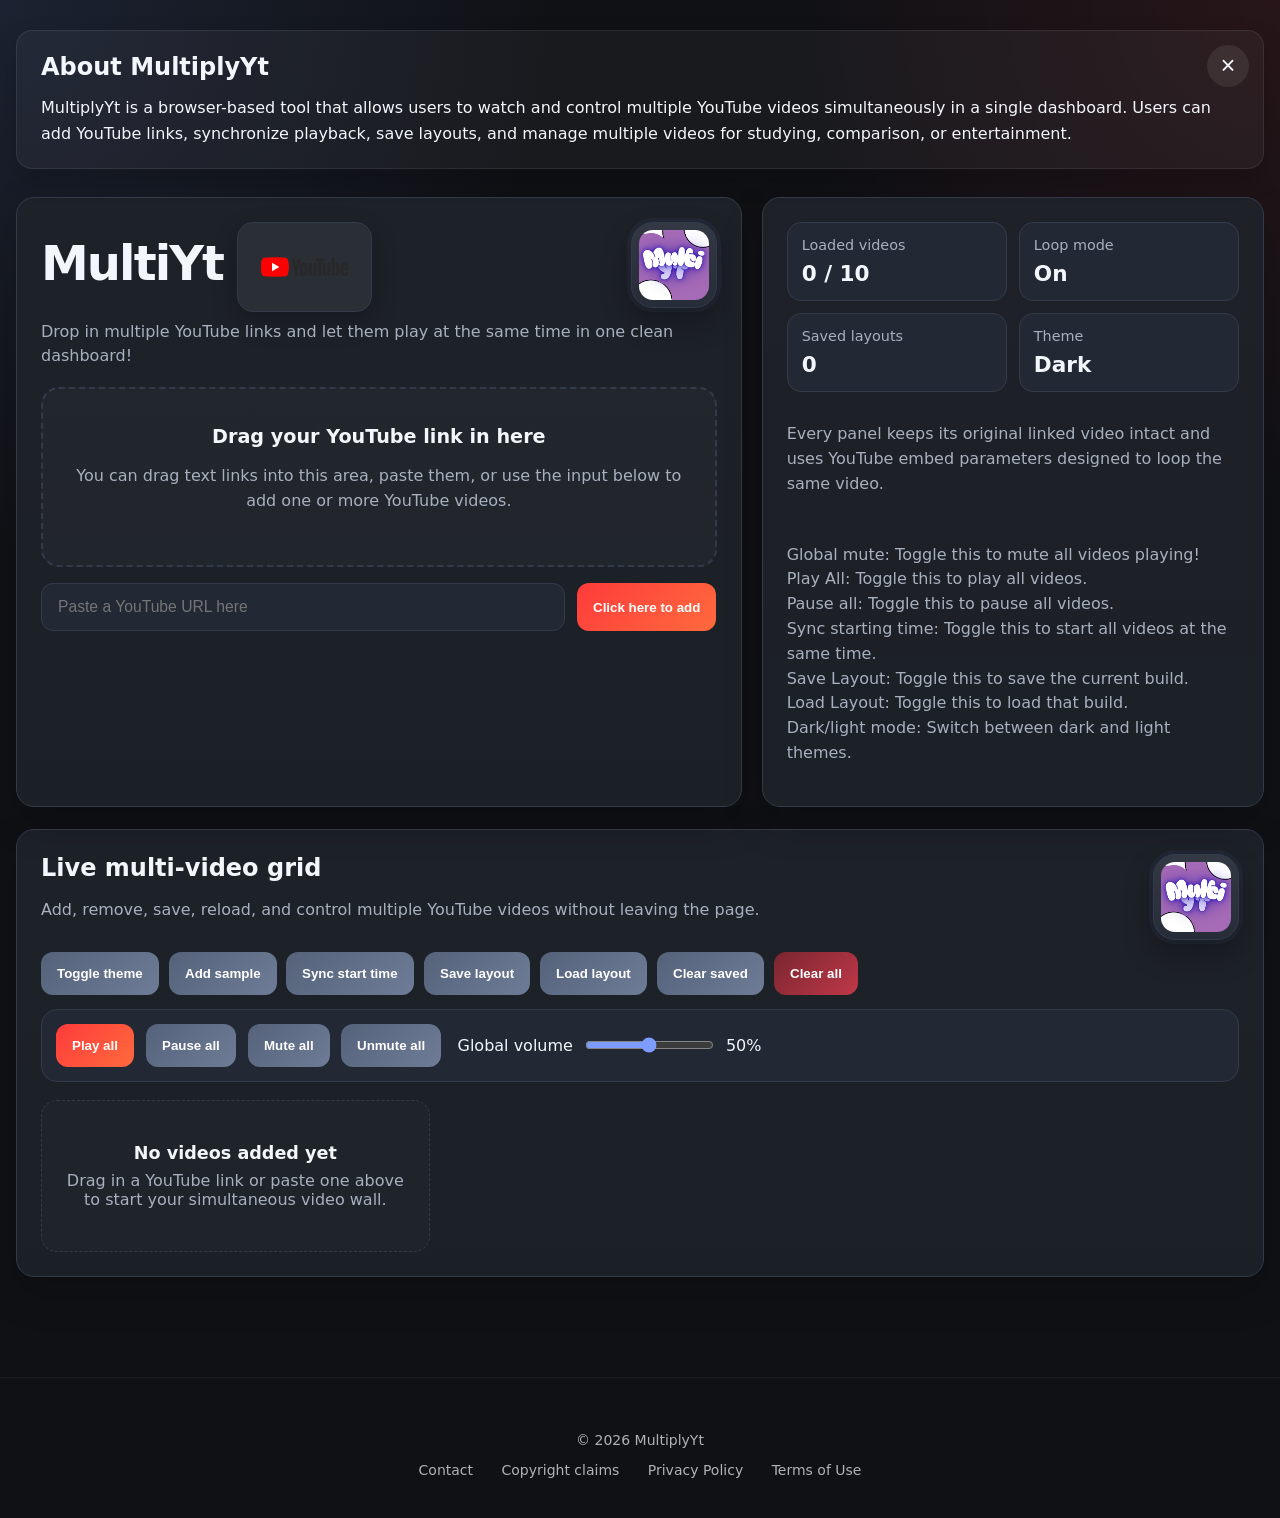
<file: index.html>
<!DOCTYPE html>
<html lang="en">
<head>
  <meta charset="UTF-8">
  <meta name="viewport" content="width=device-width, initial-scale=1.0">
  <title>MultiplyYt</title>
  <link rel="stylesheet" href="styles.css">
</head>

<body data-theme="dark">
  <div class="app">
    <section id="aboutBox" class="about-multiyt">
      <button id="closeAboutBtn" class="about-close-btn" aria-label="Close About MultiplyYt">
        ×
      </button>

      <h2>About MultiplyYt</h2>
      <p>
        MultiplyYt is a browser-based tool that allows users to watch and control multiple
        YouTube videos simultaneously in a single dashboard. Users can add YouTube links,
        synchronize playback, save layouts, and manage multiple videos for studying,
        comparison, or entertainment.
      </p>
    </section>

    <div id="showAboutWrap" class="show-about-wrap hidden">
      <button id="showAboutBtn" class="show-about-btn">
        Show About MultiplyYt
      </button>
    </div>

    <section class="hero">
      <div class="card hero-main">
        <div class="hero-brand-row">
          <div class="hero-title-group">
            <h1>MultiYt</h1>
            <img
              src="MultiYtImages/logo2.png"
              alt="YouTube logo"
              class="inline-youtube-logo"
            >
          </div>

          <img
            src="MultiYtImages/logo.png"
            alt="MultiplyYt logo"
            class="feature-logo"
          >
        </div>

        <p class="subtitle">
          Drop in multiple YouTube links and let them play at the same time in one clean dashboard!
        </p>

        <div
          class="drop-zone"
          id="dropZone"
          tabindex="0"
          role="button"
          aria-label="Drop YouTube links here or click to paste one manually"
        >
          <div class="drop-inner">
            <div class="drop-title">Drag your YouTube link in here</div>
            <p class="drop-text">
              You can drag text links into this area, paste them, or use the input below to add one or more YouTube videos.
            </p>
          </div>
        </div>

        <div class="manual-entry">
          <label class="sr-only" for="youtubeInput">YouTube URL</label>
          <input
            id="youtubeInput"
            type="text"
            placeholder="Paste a YouTube URL here"
            autocomplete="off"
          >
          <button class="btn btn-primary" id="addVideoBtn">Click here to add</button>
        </div>
      </div>

      <aside class="card hero-side">
        <div class="stat-grid">
          <div class="stat">
            <div class="stat-label">Loaded videos</div>
            <div class="stat-value" id="videoCount">0</div>
          </div>
          <div class="stat">
            <div class="stat-label">Loop mode</div>
            <div class="stat-value">On</div>
          </div>
          <div class="stat">
            <div class="stat-label">Saved layouts</div>
            <div class="stat-value" id="savedLayoutCount">0</div>
          </div>
          <div class="stat">
            <div class="stat-label">Theme</div>
            <div class="stat-value" id="themeLabel">Dark</div>
          </div>
        </div>

        <p class="hint">
          Every panel keeps its original linked video intact and uses YouTube embed parameters designed to loop the same video.
        </p>

        <p class="hint">
          Global mute: Toggle this to mute all videos playing!<br>
          Play All: Toggle this to play all videos.<br>
          Pause all: Toggle this to pause all videos.<br>
          Sync starting time: Toggle this to start all videos at the same time.<br>
          Save Layout: Toggle this to save the current build.<br>
          Load Layout: Toggle this to load that build.<br>
          Dark/light mode: Switch between dark and light themes.
        </p>
      </aside>
    </section>

    <section class="card grid-card">
      <div class="topbar">
        <div class="section-title-wrap">
          <div>
            <h2>Live multi-video grid</h2>
            <p class="footer-note">
              Add, remove, save, reload, and control multiple YouTube videos without leaving the page.
            </p>
          </div>

          <img
            src="MultiYtImages/logo.png"
            alt="MultiplyYt logo"
            class="section-logo"
          >
        </div>

        <div class="toolbar-actions">
          <button class="btn btn-secondary" id="themeToggleBtn">Toggle theme</button>
          <button class="btn btn-secondary" id="addSampleBtn">Add sample</button>
          <button class="btn btn-secondary" id="syncStartBtn">Sync start time</button>
          <button class="btn btn-secondary" id="saveLayoutBtn">Save layout</button>
          <button class="btn btn-secondary" id="loadLayoutBtn">Load layout</button>
          <button class="btn btn-secondary" id="clearSavedBtn">Clear saved</button>
          <button class="btn btn-danger" id="clearAllBtn">Clear all</button>
        </div>
      </div>

      <div class="control-strip">
        <button class="btn btn-primary" id="playAllBtn">Play all</button>
        <button class="btn btn-secondary" id="pauseAllBtn">Pause all</button>
        <button class="btn btn-secondary" id="muteAllBtn">Mute all</button>
        <button class="btn btn-secondary" id="unmuteAllBtn">Unmute all</button>

        <label class="volume-wrap" for="globalVolume">
          <span>Global volume</span>
          <input id="globalVolume" type="range" min="0" max="100" value="50">
          <span id="globalVolumeLabel">50%</span>
        </label>
      </div>

      <div id="videoGrid" class="video-grid" aria-live="polite"></div>
    </section>
  </div>

  <footer class="site-footer">
    <p>© 2026 MultiplyYt</p>

    <div class="footer-links">
      <a href="contact.html">Contact</a>
      <a href="copyright.html">Copyright claims</a>
      <a href="privacy.html">Privacy Policy</a>
      <a href="terms.html">Terms of Use</a>
    </div>
  </footer>

  <script src="https://www.youtube.com/iframe_api"></script>
  <script src="script.js"></script>
</body>
</html>
</file>
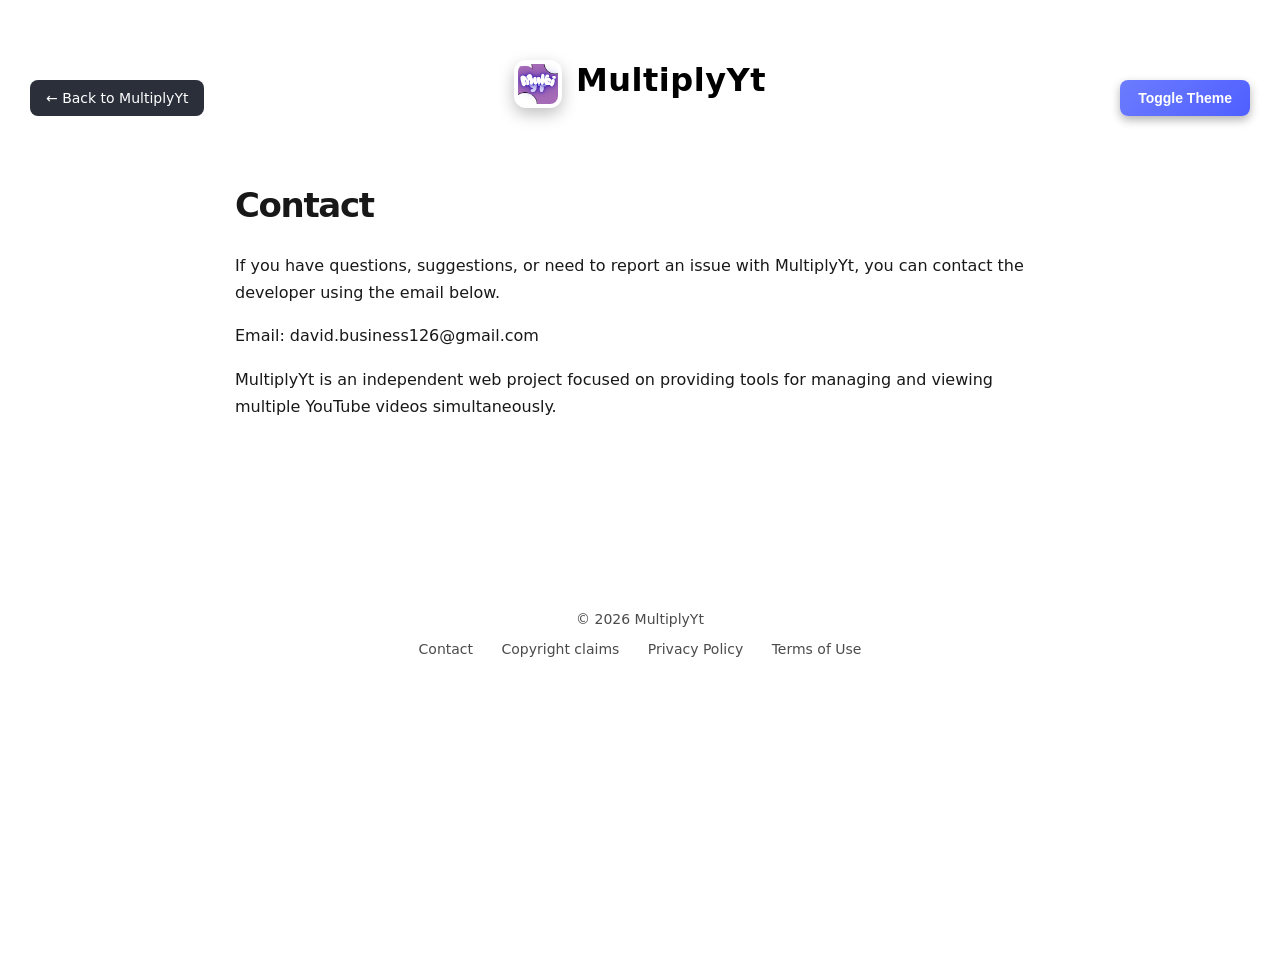
<file: contact.html>
<!DOCTYPE html>
<html lang="en">
<head>
<meta charset="UTF-8">
<meta name="viewport" content="width=device-width, initial-scale=1.0">
<title>MultiplyYt – Contact</title>
<link rel="stylesheet" href="styles.css">
</head>

<body>
    <header class="legal-header">

<a href="index.html" class="home-button">
← Back to MultiplyYt
</a>

<div class="logo-container">
<img src="MultiYtImages/logo.png" alt="MultiplyYt logo" class="logo">
<h1 class="logo-title">MultiplyYt</h1>
</div>

<button onclick="toggleTheme()" class="theme-toggle">
Toggle Theme
</button>

</header>

<div class="legal-page">

<h1>Contact</h1>

<p>
If you have questions, suggestions, or need to report an issue with MultiplyYt,
you can contact the developer using the email below.
</p>

<p>
Email: david.business126@gmail.com
</p>

<p>
MultiplyYt is an independent web project focused on providing tools
for managing and viewing multiple YouTube videos simultaneously.
</p>

</div>

<footer class="site-footer">
<p>© 2026 MultiplyYt</p>
<div class="footer-links">
<a href="contact.html">Contact</a>
<a href="copyright.html">Copyright claims</a>
<a href="privacy.html">Privacy Policy</a>
<a href="terms.html">Terms of Use</a>
</div>
</footer>

<script src="script.js"></script>
</body>
</html>
</file>
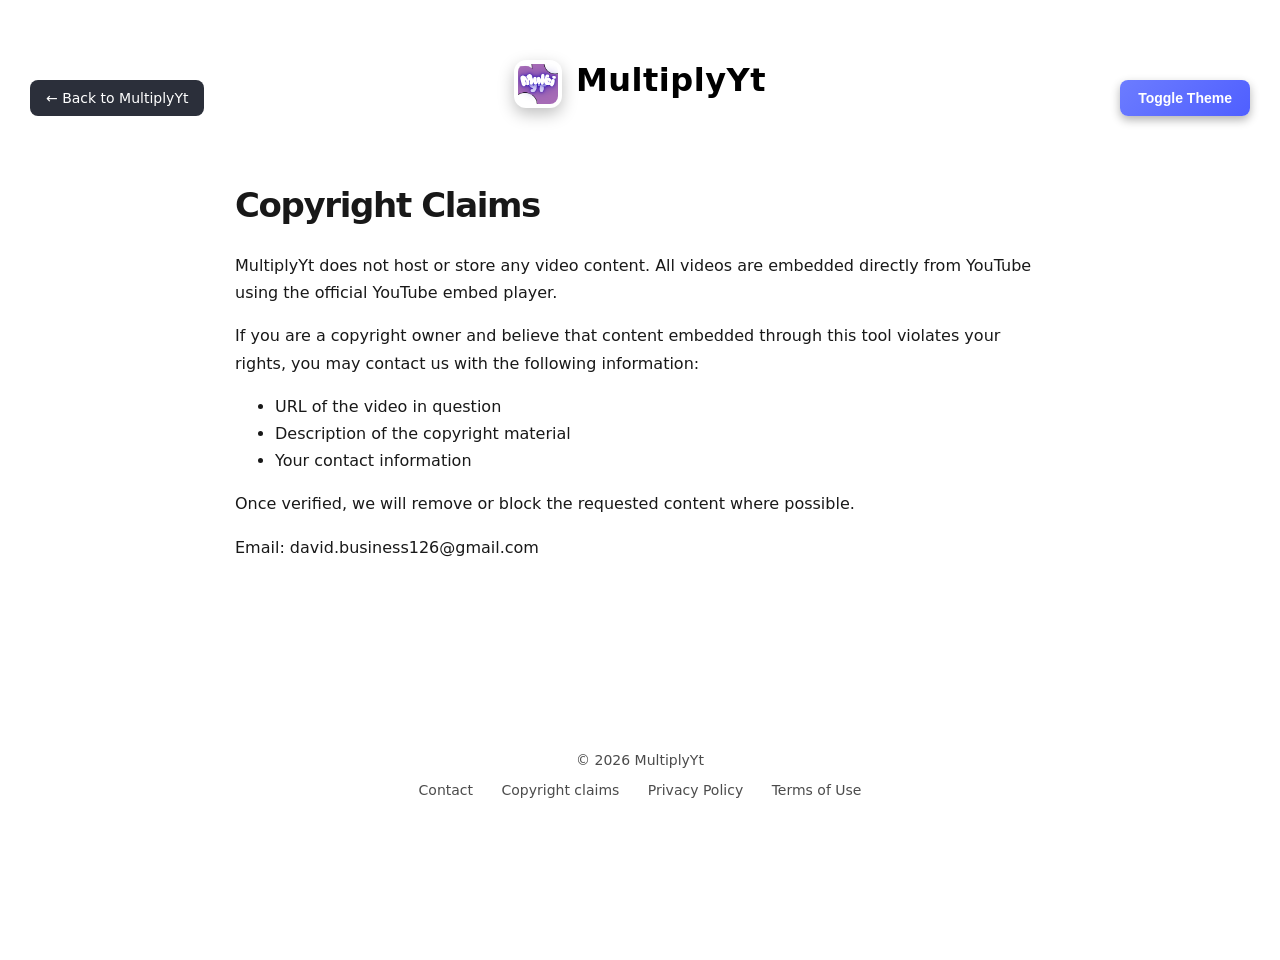
<file: copyright.html>
<!DOCTYPE html>
<html lang="en">
<head>
<meta charset="UTF-8">
<meta name="viewport" content="width=device-width, initial-scale=1.0">
<title>MultiplyYt – Copyright Claims</title>
<link rel="stylesheet" href="styles.css">
</head>

<body>
    <header class="legal-header">

<a href="index.html" class="home-button">
← Back to MultiplyYt
</a>

<div class="logo-container">
<img src="MultiYtImages/logo.png" alt="MultiplyYt logo" class="logo">
<h1 class="logo-title">MultiplyYt</h1>
</div>

<button onclick="toggleTheme()" class="theme-toggle">
Toggle Theme
</button>

</header>

<div class="legal-page">

<h1>Copyright Claims</h1>

<p>
MultiplyYt does not host or store any video content. All videos are embedded
directly from YouTube using the official YouTube embed player.
</p>

<p>
If you are a copyright owner and believe that content embedded through this
tool violates your rights, you may contact us with the following information:
</p>

<ul>
<li>URL of the video in question</li>
<li>Description of the copyright material</li>
<li>Your contact information</li>
</ul>

<p>
Once verified, we will remove or block the requested content where possible.
</p>

<p>Email: david.business126@gmail.com</p>

</div>

<footer class="site-footer">
<p>© 2026 MultiplyYt</p>
<div class="footer-links">
<a href="contact.html">Contact</a>
<a href="copyright.html">Copyright claims</a>
<a href="privacy.html">Privacy Policy</a>
<a href="terms.html">Terms of Use</a>
</div>
</footer>

<script src="script.js"></script>
</body>
</html>
</file>
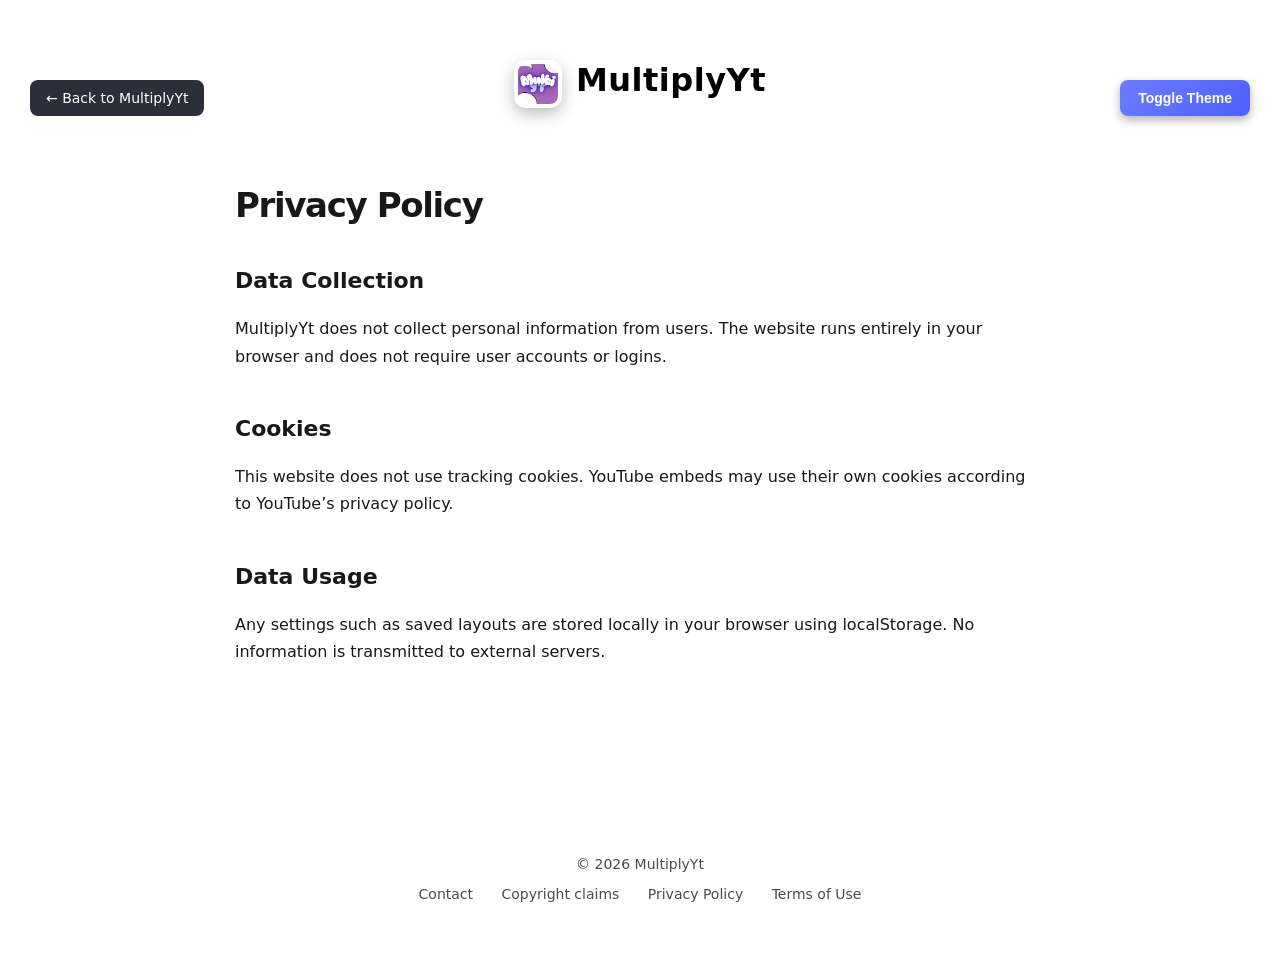
<file: privacy.html>
<!DOCTYPE html>
<html lang="en">
<head>
<meta charset="UTF-8">
<meta name="viewport" content="width=device-width, initial-scale=1.0">
<title>MultiplyYt – Privacy Policy</title>
<link rel="stylesheet" href="styles.css">
</head>

<body>
    <header class="legal-header">

<a href="index.html" class="home-button">
← Back to MultiplyYt
</a>

<div class="logo-container">
<img src="MultiYtImages/logo.png" alt="MultiplyYt logo" class="logo">
<h1 class="logo-title">MultiplyYt</h1>
</div>

<button onclick="toggleTheme()" class="theme-toggle">
Toggle Theme
</button>

</header>

<div class="legal-page">

<h1>Privacy Policy</h1>

<h2>Data Collection</h2>

<p>
MultiplyYt does not collect personal information from users.
The website runs entirely in your browser and does not require
user accounts or logins.
</p>

<h2>Cookies</h2>

<p>
This website does not use tracking cookies.
YouTube embeds may use their own cookies according to
YouTube’s privacy policy.
</p>

<h2>Data Usage</h2>

<p>
Any settings such as saved layouts are stored locally
in your browser using localStorage.
No information is transmitted to external servers.
</p>

</div>

<footer class="site-footer">
<p>© 2026 MultiplyYt</p>
<div class="footer-links">
<a href="contact.html">Contact</a>
<a href="copyright.html">Copyright claims</a>
<a href="privacy.html">Privacy Policy</a>
<a href="terms.html">Terms of Use</a>
</div>
</footer>

<script src="script.js"></script>
</body>
</html>
</file>
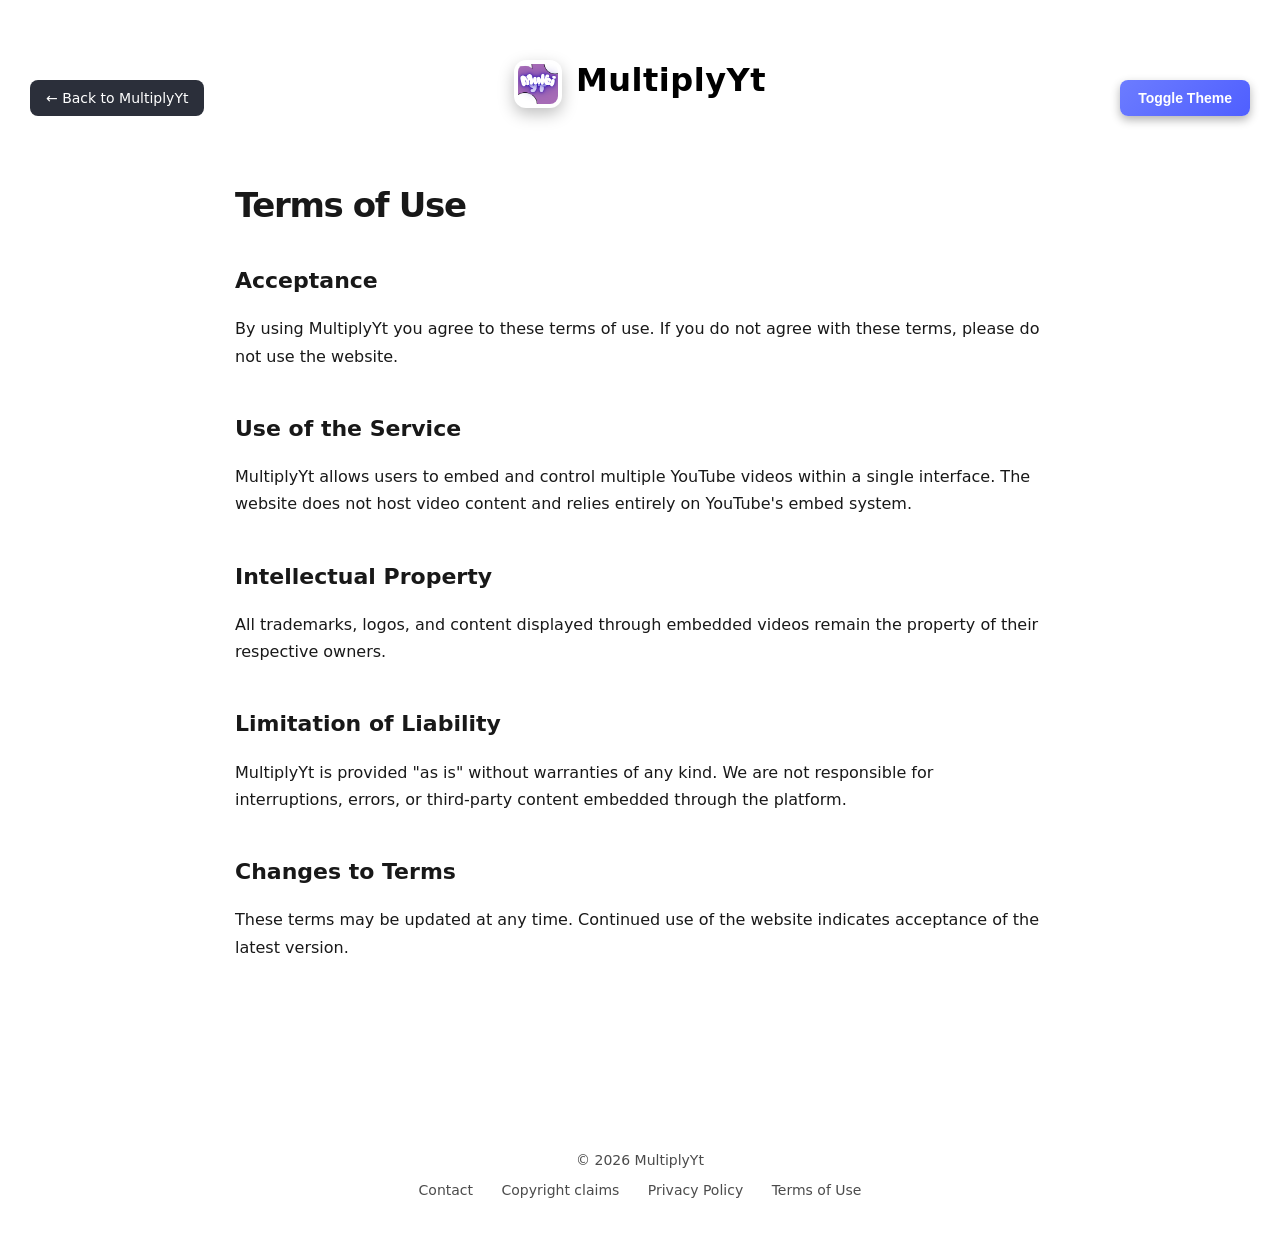
<file: terms.html>
<!DOCTYPE html>
<html lang="en">
<head>
<meta charset="UTF-8">
<meta name="viewport" content="width=device-width, initial-scale=1.0">
<title>MultiplyYt – Terms of Use</title>
<link rel="stylesheet" href="styles.css">
</head>

<body>

    <header class="legal-header">

<a href="index.html" class="home-button">
← Back to MultiplyYt
</a>

<div class="logo-container">
<img src="MultiYtImages/logo.png" alt="MultiplyYt logo" class="logo">
<h1 class="logo-title">MultiplyYt</h1>
</div>

<button onclick="toggleTheme()" class="theme-toggle">
Toggle Theme
</button>

</header>

<div class="legal-page">

<h1>Terms of Use</h1>

<h2>Acceptance</h2>

<p>
By using MultiplyYt you agree to these terms of use.
If you do not agree with these terms, please do not use the website.
</p>

<h2>Use of the Service</h2>

<p>
MultiplyYt allows users to embed and control multiple YouTube videos
within a single interface. The website does not host video content
and relies entirely on YouTube's embed system.
</p>

<h2>Intellectual Property</h2>

<p>
All trademarks, logos, and content displayed through embedded
videos remain the property of their respective owners.
</p>

<h2>Limitation of Liability</h2>

<p>
MultiplyYt is provided "as is" without warranties of any kind.
We are not responsible for interruptions, errors, or third-party
content embedded through the platform.
</p>

<h2>Changes to Terms</h2>

<p>
These terms may be updated at any time. Continued use of the
website indicates acceptance of the latest version.
</p>

</div>

<footer class="site-footer">
<p>© 2026 MultiplyYt</p>
<div class="footer-links">
<a href="contact.html">Contact</a>
<a href="copyright.html">Copyright claims</a>
<a href="privacy.html">Privacy Policy</a>
<a href="terms.html">Terms of Use</a>
</div>
</footer>

<script src="script.js"></script>
</body>
</html>
</file>
<file: styles.css>
:root {
  --radius: 18px;
  --shadow: 0 16px 40px rgba(0, 0, 0, 0.18);
}

body[data-theme="dark"] {
  --bg: #0f1115;
  --panel: #191d24;
  --panel-2: #222834;
  --border: #333b4a;
  --text: #f3f6fb;
  --muted: #a8b0bf;
  --accent: #ff3b3b;
  --accent-2: #7c9cff;
  --drop-bg: rgba(255, 255, 255, 0.025);
  --drop-hover: rgba(124, 156, 255, 0.09);
  --card-glow-1: rgba(124, 156, 255, 0.12);
  --card-glow-2: rgba(255, 59, 59, 0.10);
  --empty-bg: rgba(255, 255, 255, 0.015);
  --iframe-bg: #0b0d10;
}

body[data-theme="light"] {
  --bg: #eef2f8;
  --panel: #ffffff;
  --panel-2: #f6f8fc;
  --border: #d8dfeb;
  --text: #17202c;
  --muted: #5e6877;
  --accent: #d93a3a;
  --accent-2: #4f73ff;
  --drop-bg: rgba(79, 115, 255, 0.04);
  --drop-hover: rgba(79, 115, 255, 0.10);
  --card-glow-1: rgba(79, 115, 255, 0.10);
  --card-glow-2: rgba(217, 58, 58, 0.08);
  --empty-bg: rgba(79, 115, 255, 0.03);
  --iframe-bg: #dfe6f1;
}

* {
  box-sizing: border-box;
}

html {
  scroll-behavior: smooth;
}

body {
  margin: 0;
  font-family: Inter, system-ui, -apple-system, BlinkMacSystemFont, "Segoe UI", sans-serif;
  background:
    radial-gradient(circle at top left, var(--card-glow-1), transparent 28%),
    radial-gradient(circle at top right, var(--card-glow-2), transparent 26%),
    var(--bg);
  color: var(--text);
  min-height: 100vh;
  transition: background 0.2s ease, color 0.2s ease;
}

.app {
  width: min(1400px, calc(100% - 32px));
  margin: 24px auto 40px;
}

.hero {
  display: grid;
  grid-template-columns: 1.3fr 0.9fr;
  gap: 20px;
  margin-bottom: 22px;
}

.card {
  background: linear-gradient(180deg, rgba(255,255,255,0.02), rgba(255,255,255,0.01)), var(--panel);
  border: 1px solid var(--border);
  border-radius: var(--radius);
  box-shadow: var(--shadow);
}

.hero-main,
.hero-side,
.grid-card {
  padding: 24px;
}

h1 {
  margin: 0 0 8px;
  font-size: clamp(2rem, 5vw, 3rem);
  line-height: 1;
  letter-spacing: -0.04em;
}

h2 {
  margin: 0;
}

.subtitle {
  margin: 0 0 18px;
  color: var(--muted);
  max-width: 70ch;
  line-height: 1.55;
}

.drop-zone {
  position: relative;
  border: 2px dashed var(--border);
  border-radius: 18px;
  background: var(--drop-bg);
  min-height: 180px;
  display: flex;
  align-items: center;
  justify-content: center;
  text-align: center;
  padding: 20px;
  transition: transform 0.18s ease, background 0.18s ease, border-color 0.18s ease;
  cursor: pointer;
  overflow: hidden;
  transform: translateZ(0);
  will-change: transform;
}

.drop-zone.dragover {
  border-color: var(--accent-2);
  background: var(--drop-hover);
  transform: translateY(-2px) translateZ(0);
}

.drop-inner {
  pointer-events: none;
}

.drop-title {
  font-size: 1.2rem;
  font-weight: 700;
  margin-bottom: 8px;
}

.drop-text,
.hint,
.footer-note {
  color: var(--muted);
  line-height: 1.55;
}

.manual-entry {
  margin-top: 16px;
  display: flex;
  gap: 12px;
  flex-wrap: wrap;
}

input[type="text"] {
  flex: 1 1 360px;
  min-width: 220px;
  background: var(--panel-2);
  border: 1px solid var(--border);
  color: var(--text);
  padding: 14px 16px;
  border-radius: 12px;
  outline: none;
  font-size: 0.98rem;
}

input[type="text"]:focus,
input[type="range"]:focus {
  border-color: var(--accent-2);
  box-shadow: 0 0 0 3px rgba(124, 156, 255, 0.15);
}

.btn {
  border: none;
  border-radius: 12px;
  padding: 14px 16px;
  font-weight: 700;
  cursor: pointer;
  transition: transform 0.16s ease, filter 0.16s ease;
  color: white;
  transform: translateZ(0);
  will-change: transform;
}

.btn:hover,
.icon-btn:hover {
  transform: translateY(-1px) translateZ(0);
}

.btn-primary {
  background: linear-gradient(135deg, var(--accent), #ff6a3d);
}

.btn-secondary {
  background: linear-gradient(135deg, #55627a, #6e7c97);
}

.btn-danger {
  background: linear-gradient(135deg, #7b2630, #bf3848);
}

.hero-side {
  display: flex;
  flex-direction: column;
  gap: 14px;
}

.stat-grid {
  display: grid;
  grid-template-columns: repeat(2, 1fr);
  gap: 12px;
}

.stat {
  background: var(--panel-2);
  border: 1px solid var(--border);
  border-radius: 14px;
  padding: 14px;
}

.stat-label {
  color: var(--muted);
  font-size: 0.9rem;
  margin-bottom: 8px;
}

.stat-value {
  font-size: 1.35rem;
  font-weight: 800;
}

.topbar {
  display: flex;
  justify-content: space-between;
  align-items: center;
  gap: 12px;
  margin-bottom: 14px;
  flex-wrap: wrap;
}

.toolbar-actions,
.video-controls,
.panel-action-row {
  display: flex;
  gap: 10px;
  flex-wrap: wrap;
}

.control-strip {
  display: flex;
  gap: 12px;
  align-items: center;
  flex-wrap: wrap;
  margin-bottom: 18px;
  padding: 14px;
  border: 1px solid var(--border);
  border-radius: 16px;
  background: var(--panel-2);
}

.volume-wrap {
  display: flex;
  align-items: center;
  gap: 10px;
  color: var(--text);
  background: transparent;
  padding: 6px 4px;
  flex-wrap: wrap;
}

input[type="range"] {
  accent-color: var(--accent-2);
  cursor: pointer;
}

.video-grid {
  display: grid;
  grid-template-columns: repeat(auto-fill, minmax(290px, 1fr));
  gap: 16px;
  contain: layout paint;
}

.video-panel {
  background: var(--panel-2);
  border: 1px solid var(--border);
  border-radius: 16px;
  overflow: hidden;
  display: flex;
  flex-direction: column;
  min-height: 280px;
  transform: translateZ(0);
  will-change: transform, opacity;
  backface-visibility: hidden;
  contain: layout paint style;
}

.video-head {
  display: flex;
  align-items: flex-start;
  justify-content: space-between;
  gap: 10px;
  padding: 12px 12px 10px;
  border-bottom: 1px solid var(--border);
  background: rgba(255,255,255,0.02);
}

.video-title {
  font-size: 0.95rem;
  font-weight: 700;
  overflow: hidden;
  text-overflow: ellipsis;
  white-space: nowrap;
}

.pill {
  font-size: 0.78rem;
  color: var(--text);
  background: rgba(124, 156, 255, 0.16);
  border: 1px solid rgba(124, 156, 255, 0.25);
  border-radius: 999px;
  padding: 5px 8px;
  white-space: nowrap;
}

.icon-btn {
  background: transparent;
  border: 1px solid var(--border);
  color: var(--text);
  border-radius: 10px;
  padding: 8px 10px;
  cursor: pointer;
  transition: transform 0.16s ease, background 0.16s ease, border-color 0.16s ease;
  font-weight: 700;
  transform: translateZ(0);
  will-change: transform;
}

.icon-btn:hover {
  background: rgba(255,255,255,0.05);
  border-color: var(--accent-2);
}

.video-wrap {
  position: relative;
  width: 100%;
  aspect-ratio: 16 / 9;
  background: var(--iframe-bg);
  overflow: hidden;
  transform: translateZ(0);
}

.video-player {
  position: absolute;
  inset: 0;
  width: 100%;
  height: 100%;
  transform: translateZ(0);
  backface-visibility: hidden;
}

.video-url {
  font-size: 0.82rem;
  color: var(--muted);
  padding: 10px 12px 14px;
  word-break: break-all;
  line-height: 1.4;
}

.panel-footer {
  padding: 0 12px 14px;
}

.empty-state {
  border: 1px dashed var(--border);
  border-radius: 16px;
  padding: 42px 20px;
  text-align: center;
  color: var(--muted);
  background: var(--empty-bg);
}

.empty-state strong {
  display: block;
  color: var(--text);
  font-size: 1.1rem;
  margin-bottom: 8px;
}

.sr-only {
  position: absolute;
  width: 1px;
  height: 1px;
  padding: 0;
  margin: -1px;
  overflow: hidden;
  clip: rect(0, 0, 0, 0);
  white-space: nowrap;
  border: 0;
}

@media (max-width: 980px) {
  .hero {
    grid-template-columns: 1fr;
  }
}

@media (max-width: 600px) {
  .app {
    width: min(100% - 20px, 1400px);
    margin-top: 10px;
  }

  .hero-main,
  .hero-side,
  .grid-card {
    padding: 18px;
  }

  .topbar {
    align-items: stretch;
  }

  .control-strip {
    align-items: stretch;
  }
}

.about-multiyt {
  margin-top: 30px;
  padding: 20px;
  border-radius: 10px;
  background: rgba(255,255,255,0.04);
  border: 1px solid rgba(255,255,255,0.08);
}

.about-multiyt h2 {
  margin-bottom: 10px;
}

.site-footer{

margin-top:100px;

padding:40px 0;

text-align:center;

font-size:14px;
opacity:.7;

border-top:1px solid rgba(255,255,255,.08);
}

.footer-links{
margin-top:10px;
}

.footer-links a{
margin:0 12px;
text-decoration:none;
color:inherit;
font-weight:500;
}

.footer-links a:hover{
text-decoration:underline;
}

.legal-page{

max-width:850px;

margin:auto;
padding:20px;

line-height:1.7;
font-size:16px;

opacity:.9;

}

.legal-page h1{
margin-bottom:30px;
font-size:34px;
}

.legal-page h2{
margin-top:40px;
margin-bottom:10px;
font-size:22px;
}

.theme-toggle{
position:absolute;
top:20px;
right:30px;

background:linear-gradient(135deg,#6c7cff,#4f5fff);
color:white;

border:none;
padding:10px 18px;
border-radius:8px;

font-weight:600;
font-size:14px;

cursor:pointer;

box-shadow:0 4px 10px rgba(0,0,0,0.3);
transition:all .2s ease;
}

.theme-toggle:hover{
transform:translateY(-1px);
box-shadow:0 6px 14px rgba(0,0,0,0.4);
}

.home-button{
position:absolute;
top:20px;
left:30px;

text-decoration:none;

background:#2b2f3a;
color:white;

padding:10px 16px;
border-radius:8px;

font-size:14px;
font-weight:500;

transition:all .2s ease;
}

.home-button:hover{
background:#3a3f4c;
transform:translateY(-1px);
}

.legal-header{
position:relative;
text-align:center;
margin-top:60px;
margin-bottom:60px;
}

.logo-container{
display:flex;
align-items:center;
justify-content:center;

gap:14px;

margin-bottom:20px;
}

.logo{
height:48px;
width:48px;

border-radius:12px;        /* rounded corners */

object-fit:cover;

padding:4px;               /* breathing room */

background:rgba(255,255,255,0.05);

box-shadow:0 6px 16px rgba(0,0,0,0.25);

transition:transform .2s ease,
box-shadow .2s ease;
}

.logo:hover{
transform:scale(1.05);

box-shadow:0 10px 24px rgba(0,0,0,0.35);
}

.logo-title{
font-size:32px;
font-weight:700;
letter-spacing:.5px;
}

.about-multiyt {
  position: relative;
  margin-bottom: 28px;
  padding: 22px 24px;
  border-radius: 16px;
  background: rgba(255, 255, 255, 0.04);
  border: 1px solid rgba(255, 255, 255, 0.08);
  box-shadow: 0 10px 24px rgba(0, 0, 0, 0.18);
}

.about-multiyt h2 {
  margin: 0 0 14px;
}

.about-multiyt p {
  margin: 0 0 14px;
  line-height: 1.6;
}

.about-multiyt p:last-child {
  margin-bottom: 0;
}

.about-close-btn {
  position: absolute;
  top: 14px;
  right: 14px;
  width: 42px;
  height: 42px;
  border: none;
  border-radius: 999px;
  background: rgba(255, 255, 255, 0.08);
  color: var(--text);
  font-size: 1.6rem;
  line-height: 1;
  cursor: pointer;
  display: grid;
  place-items: center;
  transition: transform 0.16s ease, background 0.16s ease, box-shadow 0.16s ease;
}

.about-close-btn:hover {
  transform: scale(1.06);
  background: rgba(255, 255, 255, 0.14);
  box-shadow: 0 6px 16px rgba(0, 0, 0, 0.22);
}

.show-about-wrap {
  margin-bottom: 22px;
}

.show-about-btn {
  border: none;
  border-radius: 12px;
  padding: 12px 18px;
  font-weight: 700;
  cursor: pointer;
  color: white;
  background: linear-gradient(135deg, #55627a, #6e7c97);
  transition: transform 0.16s ease, filter 0.16s ease;
}

.show-about-btn:hover {
  transform: translateY(-1px);
  filter: brightness(1.05);
}

.hidden {
  display: none !important;
}

.about-multiyt {
  position: relative;
  margin-bottom: 28px;
  padding: 22px 24px;
  border-radius: 16px;
  background: rgba(255, 255, 255, 0.04);
  border: 1px solid rgba(255, 255, 255, 0.08);
  box-shadow: 0 10px 24px rgba(0, 0, 0, 0.18);
  transition: opacity 0.28s ease, transform 0.28s ease, max-height 0.28s ease, margin 0.28s ease, padding 0.28s ease;
  opacity: 1;
  transform: translateY(0);
  max-height: 500px;
  overflow: hidden;
}

.about-multiyt.about-hidden {
  opacity: 0;
  transform: translateY(-10px);
  max-height: 0;
  margin-bottom: 0;
  padding-top: 0;
  padding-bottom: 0;
  border-width: 0;
  pointer-events: none;
}

.show-about-wrap {
  margin-bottom: 22px;
  transition: opacity 0.22s ease, transform 0.22s ease, max-height 0.22s ease, margin 0.22s ease;
  opacity: 1;
  transform: translateY(0);
  max-height: 80px;
  overflow: hidden;
}

.show-about-wrap.hidden {
  opacity: 0;
  transform: translateY(-8px);
  max-height: 0;
  margin-bottom: 0;
  pointer-events: none;
}


/* Dashboard graphics */
.hero-brand-row {
  display: flex;
  align-items: flex-start;
  justify-content: space-between;
  gap: 18px;
  margin-bottom: 8px;
}

.hero-title-group {
  display: flex;
  align-items: center;
  gap: 14px;
  flex-wrap: wrap;
}

.inline-youtube-logo {
  width: clamp(88px, 11vw, 135px);
  height: auto;
  object-fit: contain;
  padding: 6px 10px;
  border-radius: 16px;
  background: rgba(255, 255, 255, 0.06);
  border: 1px solid var(--border);
  box-shadow: 0 10px 26px rgba(0, 0, 0, 0.22);
}

.feature-logo,
.section-logo {
  width: clamp(58px, 7vw, 86px);
  height: clamp(58px, 7vw, 86px);
  object-fit: cover;
  padding: 7px;
  border-radius: 22px;
  background:
    linear-gradient(180deg, rgba(255, 255, 255, 0.08), rgba(255, 255, 255, 0.02)),
    var(--panel-2);
  border: 1px solid var(--border);
  box-shadow:
    0 14px 30px rgba(0, 0, 0, 0.28),
    0 0 0 4px rgba(124, 156, 255, 0.06);
  transition: transform 0.18s ease, box-shadow 0.18s ease;
}

.feature-logo:hover,
.section-logo:hover,
.inline-youtube-logo:hover {
  transform: translateY(-2px) scale(1.02);
  box-shadow:
    0 18px 36px rgba(0, 0, 0, 0.34),
    0 0 0 4px rgba(124, 156, 255, 0.12);
}

.section-title-wrap {
  display: flex;
  align-items: flex-start;
  justify-content: space-between;
  gap: 18px;
  width: 100%;
}

@media (max-width: 700px) {
  .hero-brand-row,
  .section-title-wrap {
    align-items: flex-start;
  }

  .feature-logo,
  .section-logo {
    width: 58px;
    height: 58px;
    border-radius: 18px;
  }

  .inline-youtube-logo {
    width: 92px;
  }
}
</file>
